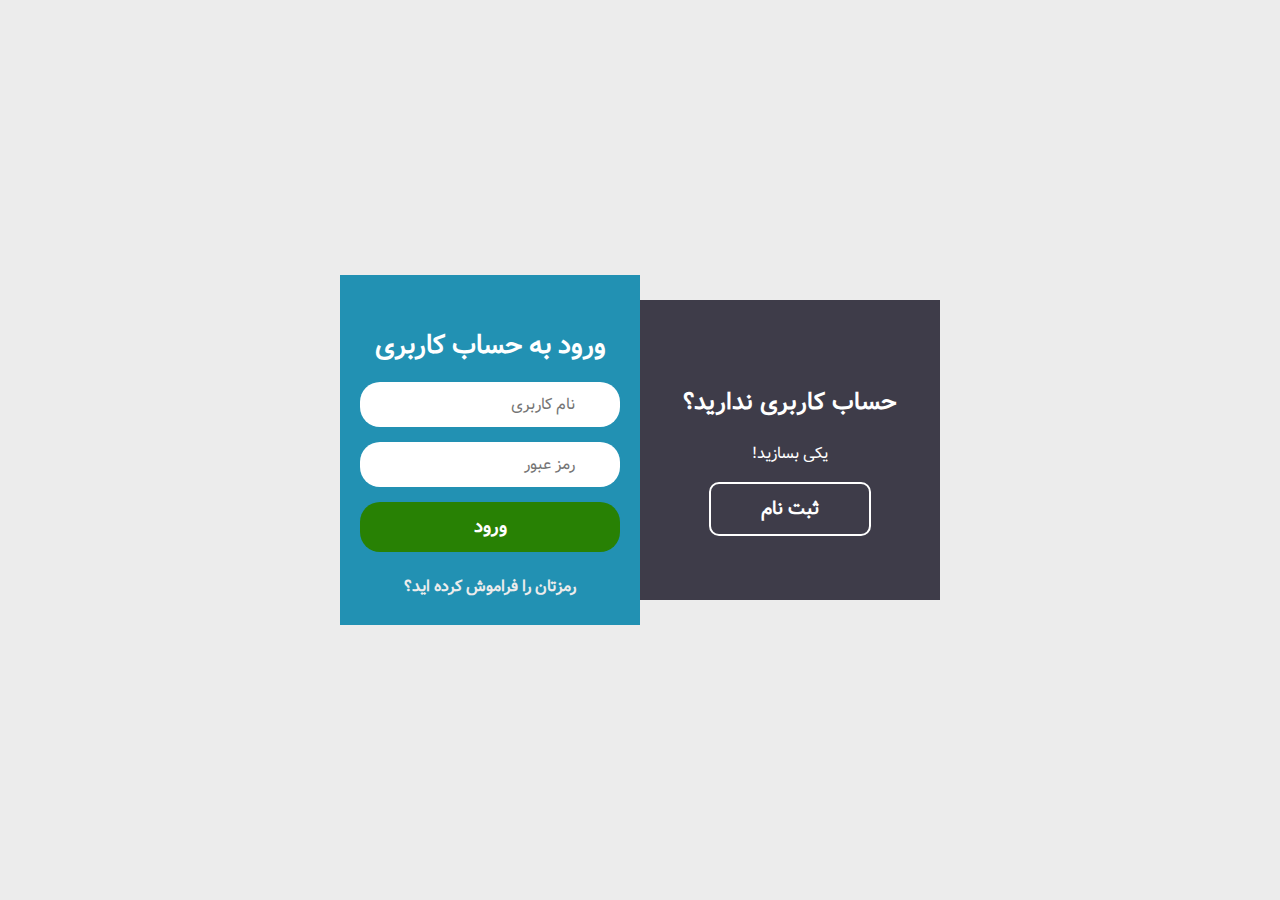
<file: 04 Sign-up & Sign-in Form/Index.html>
<!DOCTYPE html>
<html lang="fa">
  <head>
    <meta charset="UTF-8" />
    <meta name="viewport" content="width=device-width, initial-scale=1.0" />
    <title>Sign-up & Sign-in form</title>
    <link
      rel="stylesheet"
      href="https://cdnjs.cloudflare.com/ajax/libs/font-awesome/5.15.1/css/all.min.css"
      integrity="sha512-+4zCK9k+qNFUR5X+cKL9EIR+ZOhtIloNl9GIKS57V1MyNsYpYcUrUeQc9vNfzsWfV28IaLL3i96P9sdNyeRssA=="
      crossorigin="anonymous"
    />
    <link rel="stylesheet" href="Style.css" />
    <script src="Script.js"></script>
  </head>
  <body>
    <div class="form">
      <div class="back">
        <div>
          <h2>حساب کاربری ندارید؟</h2>
          <p>یکی بسازید!</p>
          <button id="show-signup-form">ثبت نام</button>
        </div>
        <div>
          <h2>حساب کاربری دارید؟</h2>
          <p>وارد شوید!</p>
          <button id="show-signin-form">ورود</button>
        </div>
      </div>
      <div class="front">
        <div class="sign-in">
          <div class="title">ورود به حساب کاربری</div>
          <div class="form-element">
            <i class="fa fa-user"></i>
            <input type="text" placeholder="نام کاربری" />
          </div>
          <div class="form-element">
            <i class="fa fa-lock"></i>
            <input type="password" placeholder="رمز عبور" />
          </div>
          <div class="form-element">
            <button>ورود</button>
            <div class="form-element">
              <a href="#">رمزتان را فراموش کرده اید؟</a>
            </div>
          </div>
      </div>
      <div class="sign-up">
        <div class="title">ایجاد حساب کاربری</div>
        <div class="form-element">
          <i class="fa fa-user"></i>
          <input type="text" placeholder="نام و نام خانوادگی" />
        </div>
        <div class="form-element">
            <i class="fa fa-envelope"></i>
            <input type="email" placeholder="ایمیل" />
          </div>
        <div class="form-element">
          <i class="fa fa-lock"></i>
          <input type="password" placeholder="رمز عبور" />
        </div>
        <div class="form-element">
          <button>ورود</button>
          <div class="form-element">
            <a href="#">رمزتان را فراموش کرده اید؟</a>
          </div>
        </div>
        </div>
    </div>
  </body>
</html>
</file>
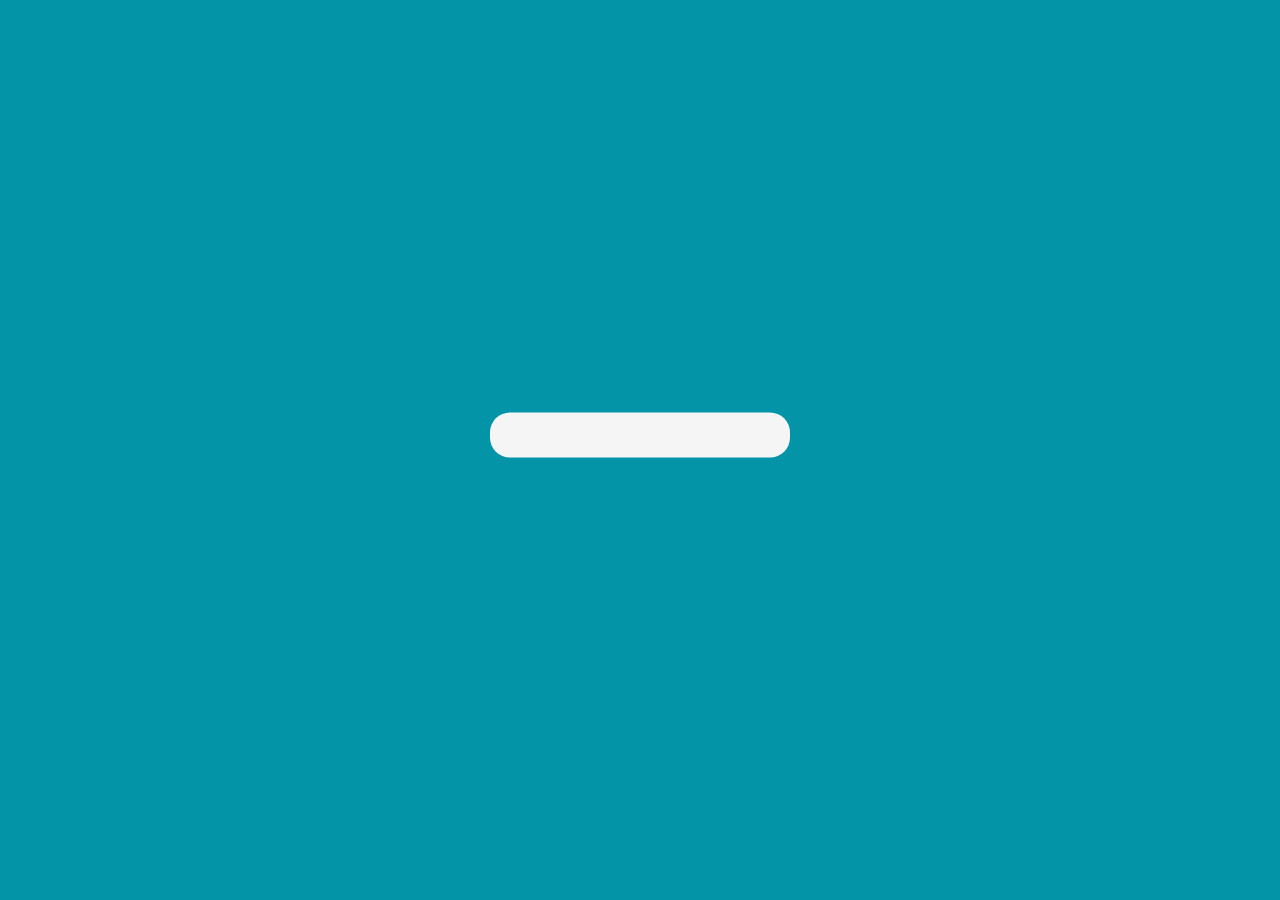
<file: 05 Password Checker/Index.html>
<!DOCTYPE html>
<html lang="en" dir="rtl">
  <head>
    <meta charset="UTF-8" />
    <meta name="viewport" content="width=device-width, initial-scale=1.0" />
    <title>Password Checker</title>
    <link
      rel="stylesheet"
      href="https://cdnjs.cloudflare.com/ajax/libs/font-awesome/5.15.1/css/all.min.css"
      integrity="sha512-+4zCK9k+qNFUR5X+cKL9EIR+ZOhtIloNl9GIKS57V1MyNsYpYcUrUeQc9vNfzsWfV28IaLL3i96P9sdNyeRssA=="
      crossorigin="anonymous"
    />
    <link rel="stylesheet" href="Style.css" />
    <script src="Script.js"></script>
  </head>
  <body>
    <div class="main">
      <div class="form">
        <div class="form-element">
          <input type="password" id="password-field" />
          <div class="toggle">
            <i class="fa fa-eye"></i>
            <i class="fa fa-eye-slash"></i>
          </div>
          <div class="pass-policies">
            <div class="p-length">حداقل شامل 8 کاراکتر</div>
            <div class="p-number">شامل اعداد</div>
            <div class="p-uppercase">حروف بزرگ</div>
            <div class="p-special">کاراکترهای خاص</div>
          </div>
        </div>
      </div>
    </div>
  </body>
</html>
</file>
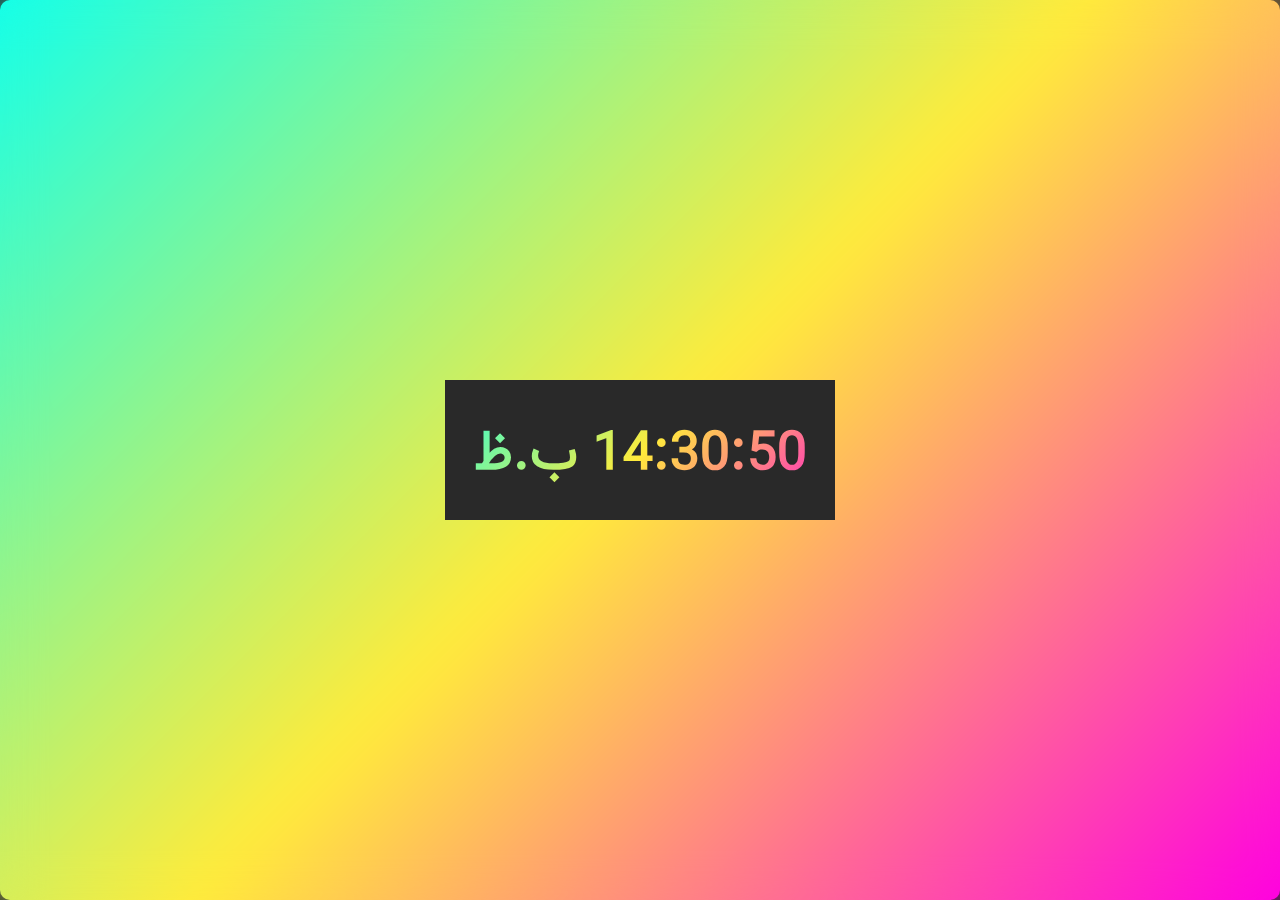
<file: 07 Clock/Index.html>
<!DOCTYPE html>
<html lang="fa" dir="rtl">
  <head>
    <meta charset="UTF-8" />
    <meta name="viewport" content="width=device-width, initial-scale=1.0" />
    <title>Clock</title>
    <link rel="stylesheet" href="Style.css" />
  </head>
  <body>
    <div class="main">
      <div class="display">
        <div id="time">12:00:00 ق.ظ</div>
      </div>
      <span></span>
      <span></span>
    </div>
    <script>
      setInterval(() => {
        const time = document.querySelector("#time");
        let date = new Date();
        let hours = date.getHours();
        let minutes = date.getMinutes();
        let seconds = date.getSeconds();
        let day_night = "ق.ظ";
        if (hours > 12) {
          day_night = "ب.ظ";
        }
        if (hours < 10) {
          hours = "0" + hours;
        }
        if (minutes < 10) {
          minutes = "0" + minutes;
        }
        if (seconds < 10) {
          seconds = "0" + seconds;
        }
        time.textContent =
          hours + ":" + minutes + ":" + seconds + " " + day_night;
      });
    </script>
  </body>
</html>
</file>
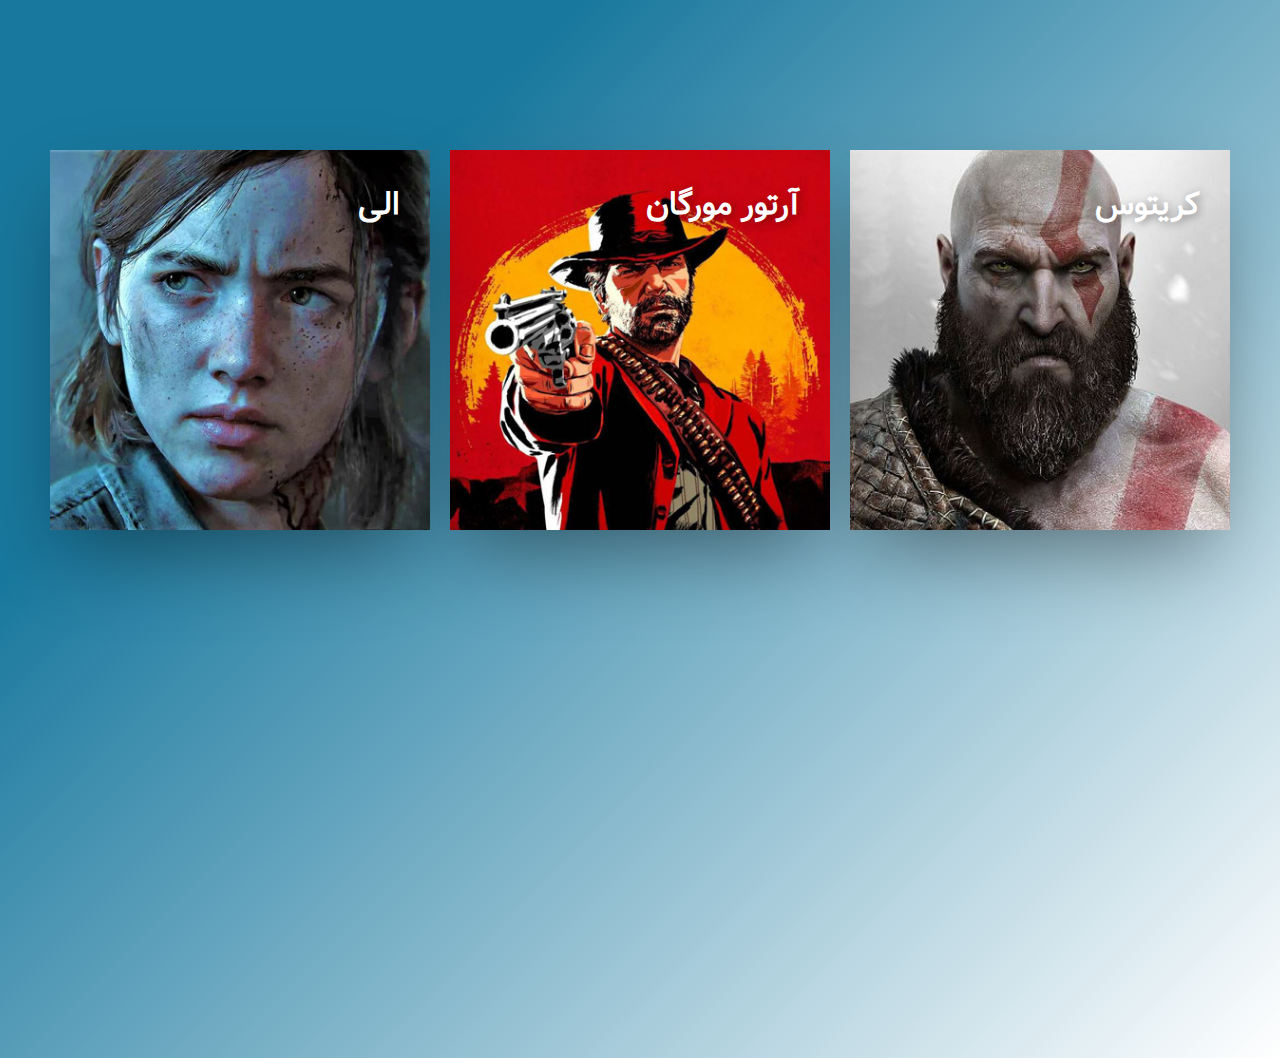
<file: 08 Profile Card/Index.html>
<!DOCTYPE html>
<html lang="fa" dir="rtl">
  <head>
    <meta charset="UTF-8" />
    <meta name="viewport" content="width=device-width, initial-scale=1.0" />
    <title>Profile Card</title>
    <link rel="stylesheet" href="Style.css" />
  </head>
  <body>
    <div class="main">
      <div class="card">
        <img src="Pics/Kratos.jpg" alt="" />
        <div class="text">
          <h1>کریتوس</h1>
          <h2 class="animate-text">روح اسپارتا</h2>
          <p class="animate-text">
            شخصیت مشهور و فوق العاده ای در بازی گاد آو وار
          </p>
          <div class="dots">
            <span></span>
            <span></span>
            <span></span>
          </div>
        </div>
      </div>

      <div class="card">
        <img src="Pics/Arthur.jpg" alt="" />
        <div class="text">
          <h1>آرتور مورگان</h1>
          <h2 class="animate-text">رستگاری سرخپوست مرده!</h2>
          <p class="animate-text">نقش اول بازی رد دد ردمپشن 2</p>
          <div class="dots">
            <span></span>
            <span></span>
            <span></span>
          </div>
        </div>
      </div>

      <div class="card">
        <img src="Pics/Ellie.jpg" alt="" />
        <div class="text">
          <h1>الی</h1>
          <h2 class="animate-text">آخرالزمان</h2>
          <p class="animate-text">دختر دوست داشتنی و قهرمان سری لست آو آس</p>
          <div class="dots">
            <span></span>
            <span></span>
            <span></span>
          </div>
        </div>
      </div>
    </div>
  </body>
</html>
</file>
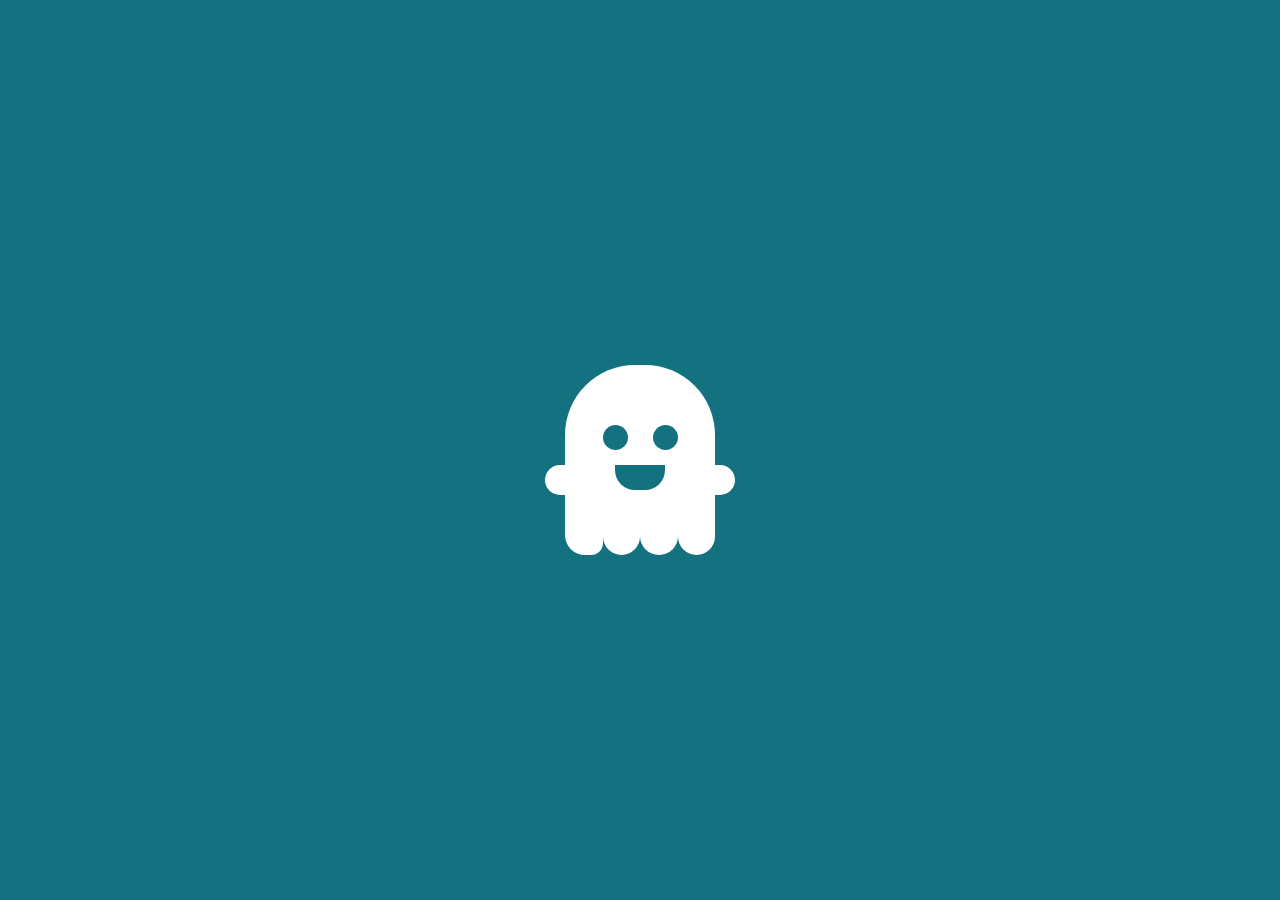
<file: 01 ghost/01.html>
<html lang="en">
  <head>
    <meta charset="UTF-8" />
    <meta name="viewport" content="width=device-width, initial-scale=1.0" />
    <title>Funny Ghost!</title>
    <link rel="stylesheet" href="style.css" />
  </head>
  <body>
    <div class="ghost">
      <div class="face">
        <div class="eyes"><span></span><span></span></div>
        <div class="mouth"></div>
      </div>
      <div class="hands"><span></span><span></span></div>
      <div class="feet">
        <span></span>
        <span></span>
        <span></span>
        <span></span>
      </div>
    </div>
  </body>
</html>
</file>
<file: 04 Sign-up & Sign-in Form/Style.css>
@font-face {
  font-family: Vazir;
  src: url("ّFont/Vazir.eot");
  src: url("Font/Vazir.eot?#iefix") format("embedded-opentype"),
    url("Font/Vazir.woff") format("woff"),
    url("Font/Vazir.ttf") format("truetype");
  font-weight: normal;
}

* {
  font-family: Vazir;
  direction: rtl;
}

body {
  background: #ececec;
}

.form {
  position: absolute;
  top: 50%;
  left: 50%;
  transform: translate(-50%, -50%);
  width: 600px;
  height: 350px;
}

.form .back {
  position: absolute;
  top: 50%;
  transform: translateY(-50%);
  width: 100%;
  height: 300px;
  background: #3e3c49;
  display: flex;
  justify-content: center;
  align-items: center;
  text-align: center;
}

.form .back > div {
  padding: 30px;
  flex: 1;
  color: #fff;
}

.form .back > div button {
  padding: 10px 50px;
  font-size: 14pt;
  font-weight: 700;
  border: 2px solid #fff;
  background: #3e3c49;
  border-radius: 10px;
  color: #fff;
  cursor: pointer;
}

.form .front {
  position: relative;
  right: 50%;
  width: 50%;
  height: 100%;
  background: #2291b3;
  transition: all 500ms ease-in-out;
}

.form .front .sign-up {
  display: none;
}

.form .front > div {
  padding: 50px 20px;
  text-align: center;
  color: #fff;
}

.form .front .title {
  font-size: 20pt;
  font-weight: 700;
}

.form .front .form-element {
  position: relative;
  margin: 15px 0px;
}

.form .front .form-element input {
  width: 100%;
  padding: 10px;
  font-size: 12pt;
  background: #fff;
  border-radius: 20px;
  border: none;
  outline: none;
  box-sizing: border-box;
  text-indent: 35px;
}

.form .front .form-element i.fa {
  position: absolute;
  top: 15px;
  right: 15px;
  color: #2291b3;
}

.form .front .form-element button {
  width: 100%;
  padding: 10px 0;
  border-radius: 20px;
  background: #288104;
  color: #fff;
  border: none;
  outline: none;
  font-size: 14pt;
  font-weight: 700;
  cursor: pointer;
}

.form .front .form-element a {
  text-decoration: none;
  color: #ececec;
  font-size: 12pt;
  font-weight: 600;
  line-height: 40px;
}

.form.active .front {
  right: 0;
}

.form.active .front .sign-up {
  display: block;
}

.form.active .front .sign-in {
  display: none;
}
</file>
<file: 05 Password Checker/Style.css>
@font-face {
  font-family: Vazir;
  src: url("ّFont/Vazir.eot");
  src: url("Font/Vazir.eot?#iefix") format("embedded-opentype"),
    url("Font/Vazir.woff") format("woff"),
    url("Font/Vazir.ttf") format("truetype");
  font-weight: normal;
}

body {
  font-family: Vazir;
  background: #0494a7;
}

.main {
  position: absolute;
  top: 50%;
  left: 50%;
  transform: translate(-50%, -50%);
}

.form {
  width: 300px;
}

.form .form-element {
  position: relative;
}

.form .form-element input {
  width: 100%;
  padding: 10px;
  font-size: 16pt;
  border: none;
  background: #f5f5f5;
  box-sizing: border-box;
  border-radius: 20px;
  outline: none;
  text-indent: 10px;
}

.form .form-element .toggle {
  position: absolute;
  width: 40px;
  height: 40px;
  top: 2px;
  left: 2px;
  border-radius: 50%;
  text-align: center;
  line-height: 45px;
  font-size: 20px;
  cursor: pointer;
}

.form .form-element .toggle.active i.fa-eye {
  display: none;
}

.form .form-element .toggle.active i.fa-eye-slash {
  display: inline;
}

.form .form-element .toggle i.fa-eye-slash {
  display: none;
}

.form .form-element .pass-policies {
  position: relative;
  top: 0;
  right: 50%;
  transform: translateX(50%);
  width: 90%;
  padding: 10px;
  height: 0;
  background: #f4f4f4;
  border-radius: 5px;
  margin-top: 10px;
  box-sizing: border-box;
  opacity: 0;
  overflow: hidden;
  transition: height 300ms ease-in-out, opacity 300ms ease-in-out;
}

.form .form-element .pass-policies.active {
  opacity: 1;
  padding: 10px;
  height: 180px;
}

.form .form-element .pass-policies > div {
  margin: 15px 10px;
  font-weight: 700;
  color: #999;
}

.form .form-element .pass-policies > div.active {
  color: #222;
}
</file>
<file: 07 Clock/Style.css>
@font-face {
  font-family: Vazir;
  src: url("ّFont/Vazir.eot");
  src: url("Font/Vazir.eot?#iefix") format("embedded-opentype"),
    url("Font/Vazir.woff") format("woff"),
    url("Font/Vazir.ttf") format("truetype");
  font-weight: normal;
}
* {
  font-family: Vazir;
  margin: 0;
  padding: 0;
}

html,
body {
  display: grid;
  height: 100%;
  place-items: center;
  background: #292929;
}

.main {
  height: 160px;
  width: 410px;
  background: linear-gradient(135deg, #14ffe9, #ffeb3b, #ff00e0);
  border-radius: 10px;
  animation: animate 1.5s linear infinite;
}

@keyframes animate {
  100% {
    filter: hue-rotate(360deg);
  }
}

.main .display,
.main span {
  position: absolute;
  top: 50%;
  left: 50%;
  transform: translate(-50%, -50%);
}

.main .display {
  z-index: 999;
  background: #292929;
  height: 140px;
  width: 390px;
  text-align: center;
}

.main .display #time {
  font-size: 40pt;
  font-weight: 700;
  line-height: 150px;
  background: linear-gradient(135deg, #14ffe9, #ffeb3b, #ff00e0);
  background-clip: text;
  -webkit-background-clip: text;
  color: transparent;
  animation: animate 1.5s linear infinite;
}

.main span {
  height: 100%;
  width: 100%;
  background: inherit;
  border-radius: 10px;
}

.main span:first-child {
  filter: blur(20px);
}

.main span:last-child {
  filter: blur(20px);
}
</file>
<file: 08 Profile Card/Style.css>
@font-face {
  font-family: Vazir;
  src: url("ّFont/Vazir.eot");
  src: url("Font/Vazir.eot?#iefix") format("embedded-opentype"),
    url("Font/Vazir.woff") format("woff"),
    url("Font/Vazir.ttf") format("truetype");
  font-weight: normal;
}

body {
  font-family: Vazir;
  background: linear-gradient(315deg, white 0%, #19789e 75%);
  height: 100vh;
}

.main {
  margin: 150px auto 0 auto;
  width: 100%;
  display: flex;
  justify-content: space-around;
  max-width: 1200px;
}

.card {
  width: 380px;
  height: 380px;
  background-color: #0d0b69;
  display: inline-block;
  background-size: cover;
  position: relative;
  cursor: pointer;
  transition: all 0.5s ease-in;
  box-shadow: 0px 35px 77px -17px rgba(0, 0, 0, 0.44);
  overflow: hidden;
  color: #fff;
}

.card img {
  width: 100%;
  height: 100%;
  position: absolute;
  top: 0;
  left: 0;
  z-index: 0;
  transition: all 0.4s ease-out;
}

.card .text {
  position: absolute;
  padding: 30px;
  height: calc(100% - 60px);
}

.card h1 {
  font-weight: 700;
  margin: 0;
  text-shadow: 2px 2px 10px rgba(0, 0, 0, 0.4);
}

.card h2 {
  font-weight: 600;
  margin-top: 20px;
  transform: translateX(300px);
}

.card p {
  font-weight: 600;
  margin-top: 20px;
  line-height: 30px;
  transform: translateX(-200px);
  transition-delay: 0.2s;
}

.animate-text {
  opacity: 0;
  transition: all 0.6s ease-in-out;
}

.card:hover {
  box-shadow: 0px 35px 77px -17px rgba(0, 0, 0, 0.66);
  transform: scale(1.4);
  z-index: 99;
}

.card:hover img {
  filter: blur(10px);
}

.card:hover .animate-text {
  transform: translateX(0);
  opacity: 1;
}

.dots {
  position: absolute;
  bottom: 20px;
  left: 30px;
  margin: 0 auto;
  width: 30px;
  height: 30px;
  color: currentColor;
  display: flex;
  flex-direction: column;
  align-items: center;
  justify-content: space-around;
}

.dots span {
  width: 5px;
  height: 5px;
  background-color: currentColor;
  border-radius: 50%;
  display: block;
  opacity: 0;
  transition: transform 0.4s ease-out, opacity 0.5s ease;
  transform: translateY(50px);
}

.card:hover span {
  opacity: 1;
  transform: translateY(0px);
}

.dots span:nth-child(1) {
  transition-delay: 0.05s;
}

.dots span:nth-child(2) {
  transition-delay: 0.1s;
}

.dots span:nth-child(3) {
  transition-delay: 0.15s;
}
</file>
<file: 01 ghost/style.css>
body {
  margin: 0;
  padding: 0;
  background-color: #137180;
  height: 100vh;
  display: flex;
  align-items: center;
  justify-content: center;
}

.ghost {
  width: 150px;
  height: 170px;
  background-color: #fff;
  border-radius: 70px 70px 0 0;
  position: relative;
  cursor: pointer;
  animation: floating 2s infinite ease-in-out;
}

@keyframes floating {
  50% {
    transform: translateY(-40px);
  }
}

.face {
  width: 100px;
  position: absolute;
  top: 60px;
  left: calc(50% - 50px);
}

.eyes {
  height: 25px;
  display: flex;
  justify-content: space-around;
  align-items: center;
  margin-bottom: 15px;
}

.eyes span {
  width: 25px;
  height: 25px;
  background-color: #137180;
  border-radius: 50%;
  transition: 0.3s linear;
}

.ghost:hover .eyes span {
  height: 18px;
}

.mouth {
  width: 50px;
  height: 25px;
  background-color: #137180;
  margin: auto;
  border-radius: 0 0 20px 20px;
  transition: 0.3s linear;
}

.ghost:hover .mouth {
  height: 15px;
}

.hands {
  width: 190px;
  position: absolute;
  left: -20px;
  top: 100px;
  display: flex;
  justify-content: space-between;
}

.hands span {
  width: 20px;
  height: 30px;
  background-color: #fff;
}

.hands span:first-child {
  border-radius: 20px 0 0 20px;
}

.hands span:last-child {
  border-radius: 0 20px 20px 0;
}

.feet {
  position: absolute;
  width: 100%;
  bottom: -20px;
  display: flex;
}

.feet span {
  flex: 1;
  height: 30px;
  background-color: #fff;
  border-radius: 0 0 20px 20px;
}

.feet span:first-child {
  border-radius: 0 0 20px 12px;
}

.feet span:first-child {
  border-radius: 0 0 12px 20px;
}
</file>
